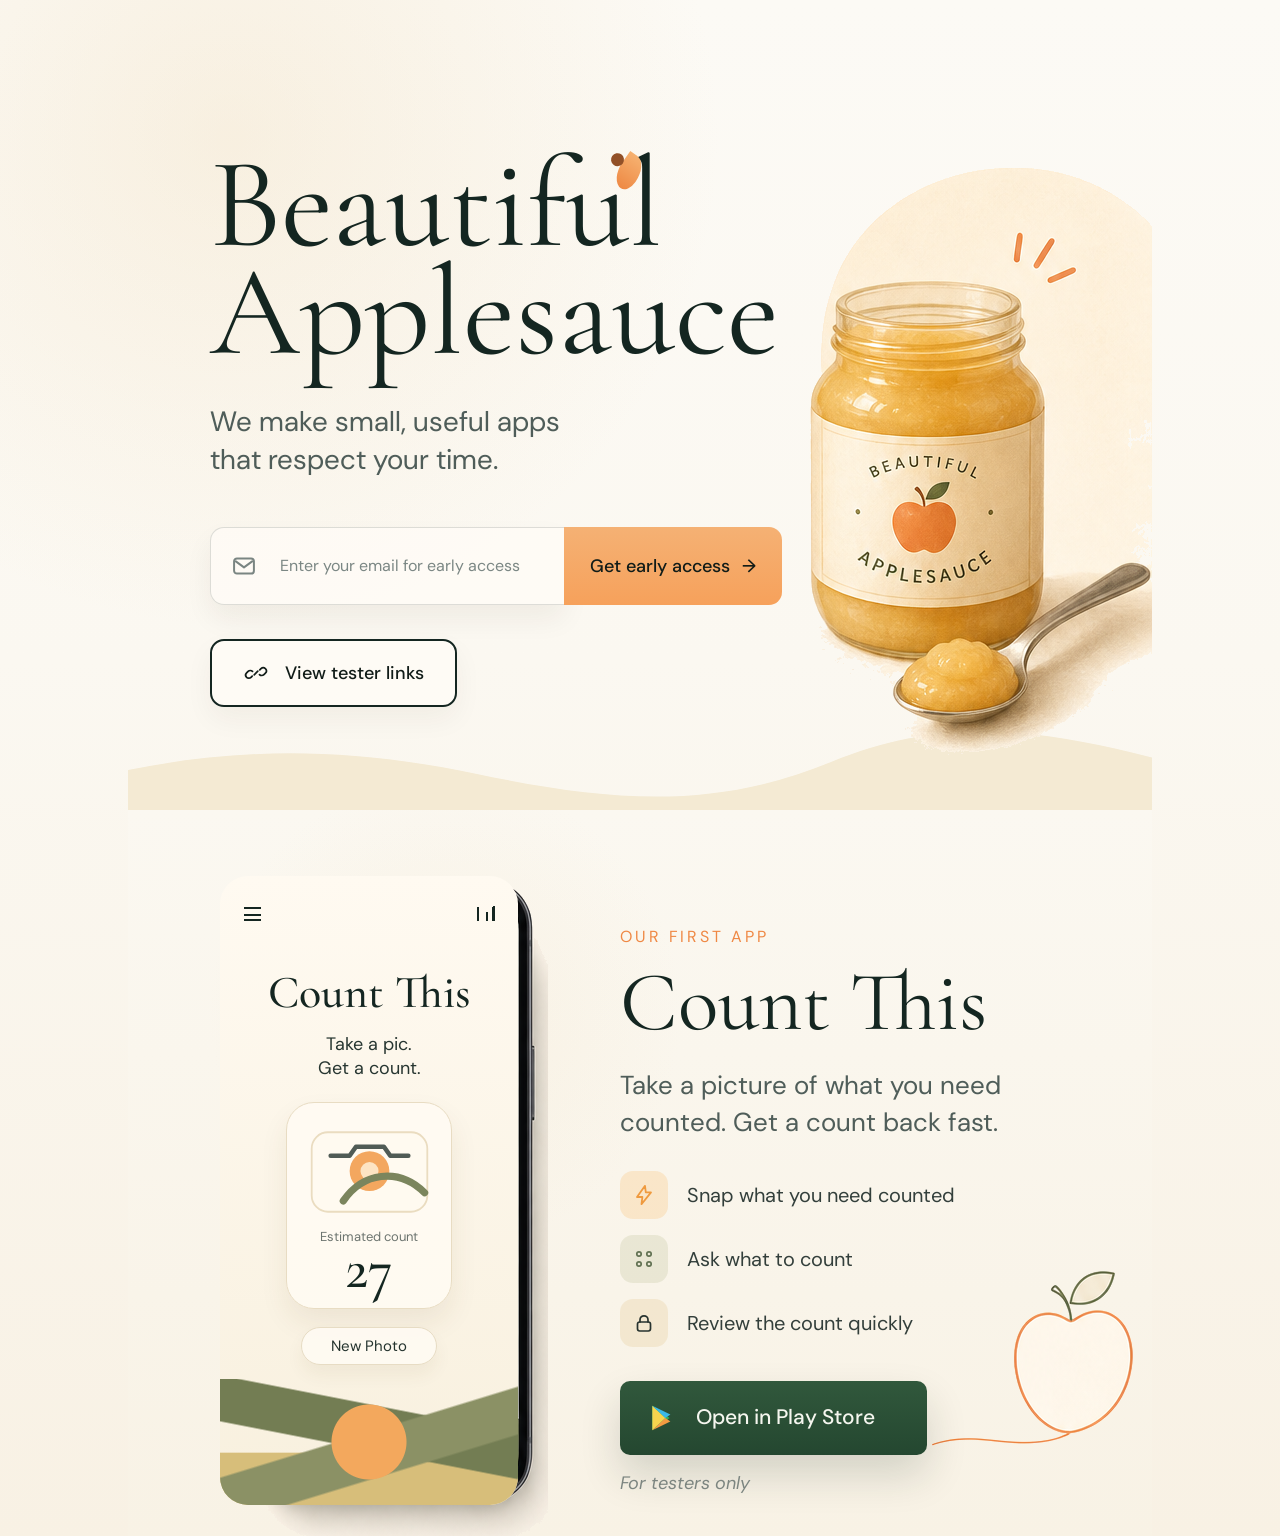
<file: index.html>
<!doctype html>
<html lang="en">
  <head>
    <meta charset="UTF-8" />
    <meta name="viewport" content="width=device-width, initial-scale=1.0" />
    <meta
      name="description"
      content="Beautiful Applesauce makes small, useful apps that respect your time. Count This is the first alpha app."
    />
    <meta name="theme-color" content="#fbf8f1" />
    <title>Beautiful Applesauce</title>
    <link rel="preconnect" href="https://fonts.googleapis.com" />
    <link rel="preconnect" href="https://fonts.gstatic.com" crossorigin />
    <link
      href="https://fonts.googleapis.com/css2?family=Cormorant+Garamond:wght@400;500;600&family=DM+Sans:wght@400;500;700&display=swap"
      rel="stylesheet"
    />
    <link rel="stylesheet" href="assets/styles.css" />
  </head>
  <body class="home-page">
    <main class="landing">
      <section class="mock-hero" aria-label="Beautiful Applesauce">
        <div class="hero-copy">
          <div class="title-wrap">
            <h1 class="hero-title">
              <span>Beautiful</span>
              <span>Applesauce</span>
            </h1>
            <span class="title-mark" aria-hidden="true"></span>
          </div>

          <p class="hero-lede">We make small, useful apps that respect your time.</p>

          <form class="early-access" id="signup-form">
            <label class="signup-field" for="signup-email">
              <svg class="field-icon" viewBox="0 0 24 24" aria-hidden="true">
                <rect x="3.5" y="5.5" width="17" height="13" rx="2.5" fill="none" stroke="currentColor" stroke-width="1.7" />
                <path d="M5 8 12 13.2 19 8" fill="none" stroke="currentColor" stroke-width="1.7" stroke-linecap="round" stroke-linejoin="round" />
              </svg>
              <input
                id="signup-email"
                name="email"
                type="email"
                placeholder="Enter your email for early access"
                autocomplete="email"
              />
            </label>
            <button type="submit" class="primary-button">
              <span>Get early access</span>
              <span aria-hidden="true">&rarr;</span>
            </button>
          </form>

          <a class="ghost-button" href="/links">
            <svg class="ghost-icon" viewBox="0 0 24 24" aria-hidden="true">
              <path
                d="M10.2 13.8 13.8 10.2m-5.6 4.9-1.2 1.2a3.1 3.1 0 0 1-4.4-4.4l1.5-1.5a3.1 3.1 0 0 1 4.4 0m7.3-1.5 1.2-1.2a3.1 3.1 0 0 1 4.4 4.4l-1.5 1.5a3.1 3.1 0 0 1-4.4 0"
                fill="none"
                stroke="currentColor"
                stroke-width="1.7"
                stroke-linecap="round"
                stroke-linejoin="round"
              />
            </svg>
            <span>View tester links</span>
          </a>
        </div>

        <img class="jar-art" src="assets/jar-hero.png" alt="" aria-hidden="true" />
        <div class="cream-wave" aria-hidden="true"></div>
      </section>

      <section class="mock-feature" aria-label="Count This">
        <div class="phone-composite" aria-label="Count This app screen showing a photo-based count">
          <img class="phone-art" src="assets/phone-count-this.png" alt="" aria-hidden="true" />
          <div class="phone-overlay">
            <div class="phone-top">
              <span class="menu-lines" aria-hidden="true"></span>
              <span class="chart-lines" aria-hidden="true"></span>
            </div>
            <h3>Count This</h3>
            <p>Take a pic.<br />Get a count.</p>
            <div class="camera-card" aria-hidden="true">
              <svg viewBox="0 0 154 124">
                <rect x="13" y="18" width="128" height="88" rx="18" fill="#fffaf0" stroke="#eadcc0" stroke-width="2" />
                <circle cx="77" cy="61" r="22" fill="#f3a75f" />
                <circle cx="77" cy="61" r="10" fill="#fff4dc" opacity="0.8" />
                <path d="M48 94c11-16 25-25 42-27 18-2 34 4 48 18" fill="none" stroke="#7b855d" stroke-width="8" stroke-linecap="round" />
                <path d="M34 44h21l7-10h31l7 10h20" fill="none" stroke="#25342f" stroke-width="5" stroke-linecap="round" stroke-linejoin="round" opacity="0.8" />
              </svg>
              <span>Estimated count</span>
              <strong>27</strong>
            </div>
            <button class="new-count-button" type="button">New Photo</button>
            <div class="phone-hills" aria-hidden="true"></div>
          </div>
        </div>

        <div class="feature-copy">
          <p class="feature-kicker">OUR FIRST APP</p>
          <h2>Count This</h2>
          <p class="feature-lede">Take a picture of what you need counted. Get a count back fast.</p>

          <ul class="feature-list">
            <li>
              <span class="feature-icon icon-fast" aria-hidden="true">
                <svg viewBox="0 0 24 24">
                  <path d="M13 2.8 5 14h5.4l-.9 7.2L19 9.4h-5.2L13 2.8Z" fill="none" stroke="currentColor" stroke-width="1.8" stroke-linejoin="round" />
                </svg>
              </span>
              <span>Snap what you need counted</span>
            </li>
            <li>
              <span class="feature-icon icon-grid" aria-hidden="true">
                <svg viewBox="0 0 24 24">
                  <circle cx="7" cy="7" r="2.2" fill="none" stroke="currentColor" stroke-width="1.7" />
                  <circle cx="17" cy="7" r="2.2" fill="none" stroke="currentColor" stroke-width="1.7" />
                  <circle cx="7" cy="17" r="2.2" fill="none" stroke="currentColor" stroke-width="1.7" />
                  <circle cx="17" cy="17" r="2.2" fill="none" stroke="currentColor" stroke-width="1.7" />
                </svg>
              </span>
              <span>Ask what to count</span>
            </li>
            <li>
              <span class="feature-icon icon-lock" aria-hidden="true">
                <svg viewBox="0 0 24 24">
                  <rect x="5.5" y="11" width="13" height="9" rx="2.2" fill="none" stroke="currentColor" stroke-width="1.7" />
                  <path d="M8 11V8.8a4 4 0 0 1 8 0V11" fill="none" stroke="currentColor" stroke-width="1.7" stroke-linecap="round" />
                </svg>
              </span>
              <span>Review the count quickly</span>
            </li>
          </ul>

          <a
            class="play-button"
            href="https://play.google.com/apps/internaltest/4701193251673856448"
            target="_blank"
            rel="noreferrer"
          >
            <svg class="play-icon" viewBox="0 0 32 32" aria-hidden="true">
              <path d="M5 4.5v23l16.3-11.5L5 4.5Z" fill="#31b25b" />
              <path d="M5 4.5 17.3 16 5 27.5Z" fill="#f6d34e" />
              <path d="M17.3 16 22 12.7 5 4.5Z" fill="#3ab8e8" />
              <path d="M17.3 16 22 19.3 5 27.5Z" fill="#f39b42" />
            </svg>
            <span>Open in Play Store</span>
          </a>

          <p class="tester-note">For testers only</p>
        </div>

        <img class="apple-line" src="assets/apple-line.png" alt="" aria-hidden="true" />
      </section>
    </main>
    <script src="assets/site.js"></script>
  </body>
</html>
</file>
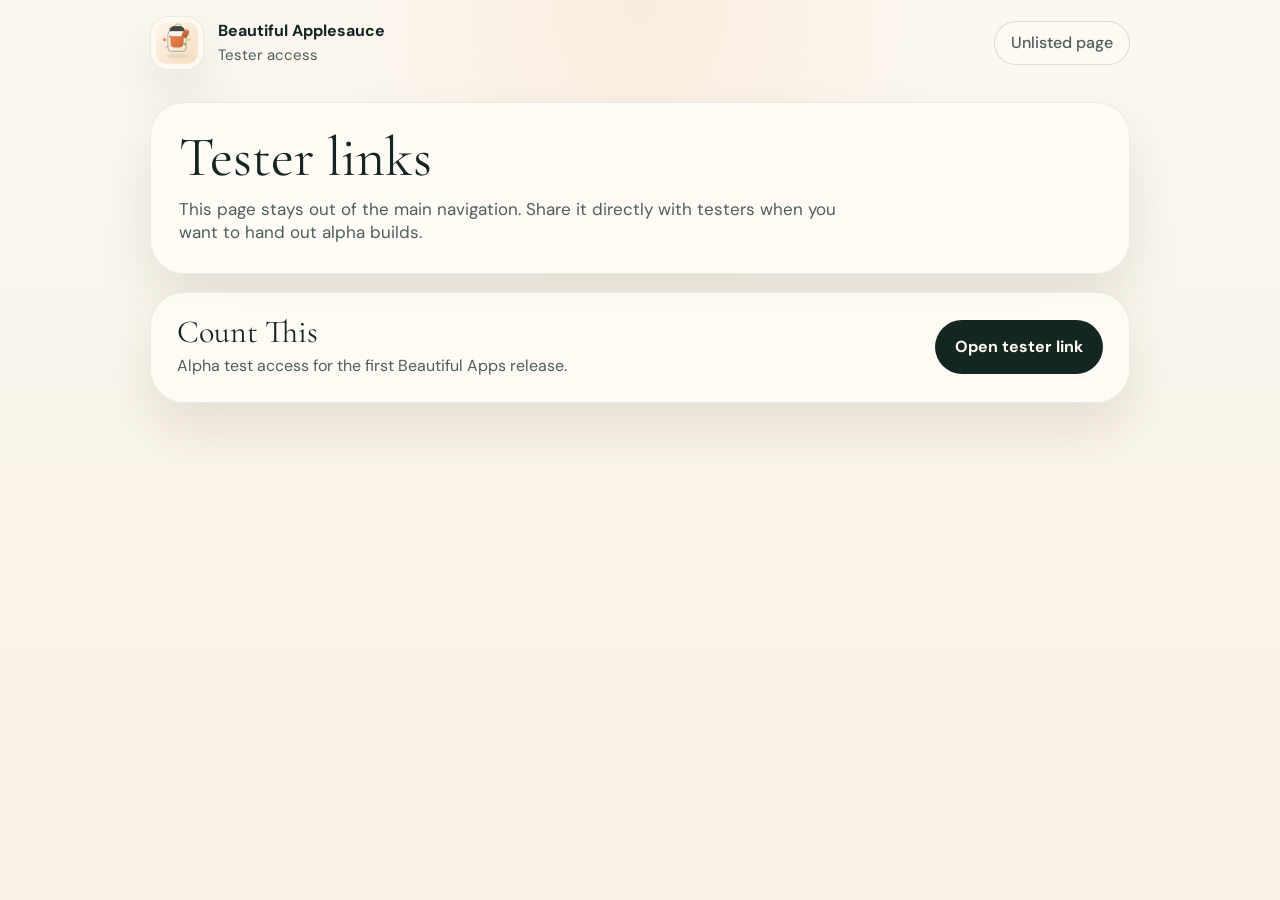
<file: links/index.html>
<!doctype html>
<html lang="en">
  <head>
    <meta charset="UTF-8" />
    <meta name="viewport" content="width=device-width, initial-scale=1.0" />
    <meta name="robots" content="noindex, nofollow" />
    <meta name="description" content="Tester links for Beautiful Apps alpha builds." />
    <title>Beautiful Applesauce Links</title>
    <link rel="preconnect" href="https://fonts.googleapis.com" />
    <link rel="preconnect" href="https://fonts.gstatic.com" crossorigin />
    <link
      href="https://fonts.googleapis.com/css2?family=Cormorant+Garamond:wght@400;500;600;700&family=DM+Sans:wght@400;500;700&display=swap"
      rel="stylesheet"
    />
    <link rel="stylesheet" href="../assets/styles.css" />
  </head>
  <body class="links-page">
    <div class="page-shell links-shell">
      <header class="site-header compact">
        <a class="brand" href="/">
          <span class="brand-mark" aria-hidden="true">
            <img src="../assets/hero-mark.svg" alt="" />
          </span>
          <span class="brand-copy">
            <span class="brand-name">Beautiful Applesauce</span>
            <span class="brand-subtitle">Tester access</span>
          </span>
        </a>
        <span class="header-link muted">Unlisted page</span>
      </header>

      <main class="links-main">
        <section class="links-intro">
          <h1>Tester links</h1>
          <p>
            This page stays out of the main navigation. Share it directly with testers when you want to hand out alpha builds.
          </p>
        </section>

        <section class="link-list">
          <article class="link-card">
            <div>
              <h2>Count This</h2>
              <p>Alpha test access for the first Beautiful Apps release.</p>
            </div>
            <a
              class="link-button"
              href="https://play.google.com/apps/internaltest/4701193251673856448"
              target="_blank"
              rel="noreferrer"
            >
              Open tester link
            </a>
          </article>
        </section>
      </main>
    </div>
  </body>
</html>
</file>
<file: assets/styles.css>
:root {
  --page: #fbf8f1;
  --cream: #f4ead3;
  --ink: #142621;
  --muted: #4f5d59;
  --soft-text: #717d79;
  --line: rgba(20, 38, 33, 0.15);
  --surface: rgba(255, 252, 246, 0.86);
  --orange: #f5a667;
  --orange-strong: #ef8844;
  --green: #294b35;
  --shadow: 0 26px 52px rgba(58, 42, 16, 0.11);
}

* {
  box-sizing: border-box;
}

html {
  scroll-behavior: smooth;
}

body {
  margin: 0;
  min-height: 100vh;
  color: var(--ink);
  background:
    radial-gradient(circle at 18% 9%, rgba(239, 218, 181, 0.32), transparent 28%),
    linear-gradient(180deg, #fcfaf5 0%, var(--page) 43%, #f8f1e4 100%);
  font-family: "DM Sans", system-ui, sans-serif;
  line-height: 1.4;
  overflow-x: hidden;
}

a {
  color: inherit;
  text-decoration: none;
}

button,
input {
  font: inherit;
}

button {
  cursor: pointer;
}

.landing {
  width: min(100vw, 1024px);
  margin: 0 auto;
  background: transparent;
}

.mock-hero {
  position: relative;
  height: 810px;
  overflow: hidden;
}

.hero-copy {
  position: absolute;
  z-index: 2;
  top: 151px;
  left: 82px;
  width: 600px;
}

.title-wrap {
  position: relative;
  display: inline-block;
}

.hero-title {
  margin: 0;
  color: var(--ink);
  font-family: "Cormorant Garamond", Georgia, serif;
  font-size: 128px;
  font-weight: 400;
  line-height: 0.84;
  letter-spacing: 0;
}

.hero-title span {
  display: block;
}

.title-mark {
  position: absolute;
  top: 3px;
  right: 139px;
  width: 22px;
  height: 36px;
  border-radius: 0 100% 60% 100%;
  background: linear-gradient(180deg, #f6b170 0%, #ee8944 100%);
  transform: rotate(35deg);
}

.title-mark::before {
  content: "";
  position: absolute;
  top: 8px;
  left: -12px;
  width: 13px;
  height: 13px;
  border-radius: 50%;
  background: #925027;
}

.hero-lede {
  width: 360px;
  margin: 37px 0 0;
  color: var(--muted);
  font-size: 28px;
  line-height: 1.36;
}

.early-access {
  display: grid;
  grid-template-columns: 354px 218px;
  width: 572px;
  height: 78px;
  margin-top: 48px;
}

.signup-field {
  display: grid;
  grid-template-columns: 32px 1fr;
  align-items: center;
  gap: 16px;
  min-width: 0;
  padding: 0 19px;
  border: 1px solid rgba(20, 38, 33, 0.14);
  border-right: 0;
  border-radius: 14px 0 0 14px;
  background: rgba(255, 252, 247, 0.78);
  box-shadow: 0 14px 28px rgba(50, 36, 14, 0.06);
}

.field-icon {
  width: 28px;
  height: 28px;
  color: #7a8582;
}

.signup-field input {
  width: 100%;
  min-width: 0;
  border: 0;
  outline: 0;
  background: transparent;
  color: var(--ink);
  font-size: 16px;
}

.signup-field input::placeholder {
  color: #7b8784;
  opacity: 1;
}

.primary-button {
  display: inline-flex;
  align-items: center;
  justify-content: center;
  gap: 12px;
  border: 0;
  border-radius: 0 13px 13px 0;
  background: linear-gradient(180deg, #f5b174 0%, #f6a15b 100%);
  color: #111c18;
  font-size: 18px;
  font-weight: 500;
}

.ghost-button {
  display: inline-flex;
  align-items: center;
  justify-content: center;
  gap: 17px;
  width: 247px;
  height: 68px;
  margin-top: 34px;
  border: 2px solid #142621;
  border-radius: 14px;
  background: rgba(255, 252, 247, 0.72);
  box-shadow: 0 12px 28px rgba(50, 36, 14, 0.05);
  color: #111c18;
  font-size: 18px;
  font-weight: 500;
}

.ghost-icon {
  width: 24px;
  height: 24px;
}

.jar-art {
  position: absolute;
  z-index: 1;
  top: 118px;
  right: 0;
  width: 349px;
  height: 640px;
  object-fit: contain;
  object-position: right top;
}

.cream-wave {
  position: absolute;
  left: 50%;
  bottom: -1px;
  width: 1200px;
  height: 92px;
  transform: translateX(-50%);
  background: var(--cream);
  clip-path: path("M 0 73 C 150 29 280 22 437 55 C 575 84 676 90 791 43 C 928 -13 1035 17 1200 62 L 1200 92 L 0 92 Z");
}

.mock-feature {
  position: relative;
  display: block;
  height: 726px;
  background:
    radial-gradient(circle at 31% 28%, rgba(239, 218, 181, 0.18), transparent 27%),
    linear-gradient(180deg, #fbf8f1 0%, #f8f2e5 100%);
  overflow: hidden;
}

.phone-composite {
  position: absolute;
  top: 23px;
  left: 62px;
  width: 358px;
  height: 720px;
}

.phone-art {
  position: absolute;
  inset: 0;
  width: 100%;
  height: 100%;
  object-fit: contain;
  object-position: top center;
}

.phone-overlay {
  position: absolute;
  top: 43px;
  left: 30px;
  width: 298px;
  height: 629px;
  padding: 27px 24px 0;
  border-radius: 28px;
  background: linear-gradient(180deg, #fffaf1 0%, #f8f0de 100%);
  overflow: hidden;
}

.phone-top {
  display: flex;
  align-items: center;
  justify-content: space-between;
  height: 22px;
  color: var(--ink);
}

.menu-lines,
.chart-lines {
  display: inline-block;
  position: relative;
  width: 17px;
  height: 14px;
}

.menu-lines,
.menu-lines::before,
.menu-lines::after {
  border-top: 2px solid currentColor;
}

.menu-lines::before,
.menu-lines::after,
.chart-lines::before,
.chart-lines::after {
  content: "";
  position: absolute;
  left: 0;
  width: 17px;
}

.menu-lines::before {
  top: 5px;
}

.menu-lines::after {
  top: 10px;
}

.chart-lines {
  border-left: 2px solid currentColor;
  border-right: 2px solid currentColor;
}

.chart-lines::before {
  bottom: 0;
  width: 2px;
  height: 9px;
  background: currentColor;
  left: 7px;
}

.chart-lines::after {
  bottom: 0;
  width: 2px;
  height: 15px;
  background: currentColor;
  left: 14px;
}

.phone-overlay h3 {
  margin: 44px 0 0;
  color: var(--ink);
  font-family: "Cormorant Garamond", Georgia, serif;
  font-size: 46px;
  font-weight: 500;
  line-height: 1;
  letter-spacing: 0;
  text-align: center;
}

.phone-overlay p {
  margin: 18px 0 0;
  color: #273631;
  font-size: 18px;
  line-height: 1.32;
  text-align: center;
}

.camera-card {
  display: grid;
  justify-items: center;
  width: 166px;
  min-height: 178px;
  margin: 21px auto 0;
  padding: 13px 6px 16px;
  border: 1px solid #e8dcc3;
  border-radius: 28px;
  background: rgba(255, 251, 243, 0.9);
  box-shadow: 0 14px 28px rgba(92, 68, 22, 0.08);
}

.camera-card svg {
  width: 145px;
  height: 112px;
}

.camera-card span {
  margin-top: 0;
  color: #6c746f;
  font-size: 13px;
}

.camera-card strong {
  margin-top: 0;
  color: var(--ink);
  font-family: "Cormorant Garamond", Georgia, serif;
  font-size: 58px;
  font-weight: 500;
  line-height: 0.8;
}

.new-count-button {
  display: block;
  height: 38px;
  margin: 18px auto 0;
  padding: 0 29px;
  border: 1px solid #e7dcc4;
  border-radius: 999px;
  background: rgba(255, 251, 243, 0.9);
  color: #24332e;
  box-shadow: 0 10px 18px rgba(92, 68, 22, 0.06);
  font-size: 15px;
}

.phone-hills {
  position: absolute;
  left: 0;
  right: 0;
  bottom: 0;
  height: 126px;
  background:
    radial-gradient(circle at 50% 50%, #f3a85d 0 37px, transparent 38px),
    linear-gradient(163deg, transparent 0 45%, #8b9165 46% 67%, transparent 68%),
    linear-gradient(11deg, transparent 0 45%, #737d53 46% 70%, transparent 71%),
    linear-gradient(180deg, transparent 0 58%, #d7be7a 59% 100%);
}

.feature-copy {
  position: absolute;
  top: 116px;
  left: 492px;
  width: 420px;
  z-index: 2;
}

.feature-kicker {
  margin: 0 0 15px;
  color: var(--orange-strong);
  font-size: 16px;
  letter-spacing: 0.18em;
}

.feature-copy h2,
.links-intro h1,
.link-card h2 {
  margin: 0;
  color: var(--ink);
  font-family: "Cormorant Garamond", Georgia, serif;
  font-weight: 400;
  line-height: 0.94;
  letter-spacing: 0;
}

.feature-copy h2 {
  font-size: 84px;
}

.feature-lede {
  width: 385px;
  margin: 25px 0 0;
  color: var(--muted);
  font-size: 26px;
  line-height: 1.42;
}

.feature-list {
  display: grid;
  gap: 16px;
  margin: 30px 0 0;
  padding: 0;
  list-style: none;
}

.feature-list li {
  display: flex;
  align-items: center;
  gap: 19px;
  color: #333f3b;
  font-size: 20px;
}

.feature-icon {
  display: grid;
  place-items: center;
  width: 48px;
  height: 48px;
  border-radius: 13px;
  flex: 0 0 auto;
}

.feature-icon svg {
  width: 24px;
  height: 24px;
}

.icon-fast {
  background: rgba(247, 190, 112, 0.28);
  color: #ef9a3f;
}

.icon-grid {
  background: rgba(191, 195, 156, 0.28);
  color: #627253;
}

.icon-lock {
  background: rgba(238, 219, 183, 0.5);
  color: #27332f;
}

.play-button {
  display: inline-flex;
  align-items: center;
  gap: 15px;
  width: 307px;
  height: 74px;
  margin-top: 34px;
  padding: 0 27px;
  border-radius: 10px;
  background: linear-gradient(180deg, #31583c 0%, #244730 100%);
  color: #f5f6ef;
  box-shadow: 0 20px 40px rgba(24, 46, 30, 0.16);
  font-size: 21px;
  font-weight: 500;
}

.play-icon {
  width: 34px;
  height: 34px;
  flex: 0 0 auto;
}

.tester-note {
  margin: 16px 0 0;
  color: #7c8580;
  font-size: 18px;
  font-style: italic;
}

.apple-line {
  position: absolute;
  right: 18px;
  bottom: 41px;
  width: 223px;
  height: 266px;
  object-fit: contain;
  object-position: right bottom;
}

/* Links page */
body.links-page {
  background:
    radial-gradient(circle at 50% 0%, rgba(241, 164, 99, 0.14), transparent 28%),
    linear-gradient(180deg, #fcf8f1 0%, #f8f1e4 100%);
}

.links-shell {
  width: min(980px, calc(100vw - 64px));
  margin: 0 auto;
  padding: 16px 0 24px;
}

.links-main {
  display: grid;
  gap: 18px;
  padding: 10px 0 24px;
}

.site-header {
  display: flex;
  align-items: center;
  justify-content: space-between;
  gap: 16px;
  padding: 0 0 22px;
}

.brand {
  display: inline-flex;
  align-items: center;
  gap: 14px;
}

.brand-mark {
  display: grid;
  place-items: center;
  width: 54px;
  height: 54px;
  border: 1px solid rgba(20, 38, 33, 0.08);
  border-radius: 18px;
  background: rgba(255, 250, 242, 0.84);
  box-shadow: var(--shadow);
  overflow: hidden;
}

.brand-mark img {
  display: block;
  width: 100%;
  height: 100%;
  object-fit: cover;
}

.brand-copy {
  display: grid;
  gap: 2px;
}

.brand-name {
  color: var(--ink);
  font-size: 16px;
  font-weight: 700;
}

.brand-subtitle,
.header-link,
.links-intro p,
.link-card p {
  color: var(--muted);
}

.brand-subtitle {
  font-size: 15px;
}

.header-link {
  display: inline-flex;
  align-items: center;
  min-height: 44px;
  padding: 0 16px;
  border: 1px solid var(--line);
  border-radius: 999px;
  background: rgba(255, 251, 244, 0.72);
  font-weight: 700;
}

.header-link.muted {
  font-weight: 500;
}

.links-intro,
.link-card {
  border: 1px solid rgba(20, 38, 33, 0.08);
  border-radius: 34px;
  background: var(--surface);
  box-shadow: var(--shadow);
  backdrop-filter: blur(18px);
}

.links-intro {
  padding: 28px;
}

.links-intro h1 {
  font-size: 56px;
}

.links-intro p {
  max-width: 42rem;
  margin: 14px 0 0;
  font-size: 17px;
}

.link-list {
  display: grid;
  gap: 16px;
}

.link-card {
  display: flex;
  align-items: center;
  justify-content: space-between;
  gap: 20px;
  padding: 24px 26px;
}

.link-card h2 {
  font-size: 32px;
}

.link-card p {
  margin: 8px 0 0;
}

.link-button {
  display: inline-flex;
  align-items: center;
  justify-content: center;
  min-height: 54px;
  padding: 0 20px;
  border: 0;
  border-radius: 999px;
  background: var(--ink);
  color: #fffaf0;
  font-weight: 700;
  white-space: nowrap;
}

@media (max-width: 760px) {
  .landing {
    width: 100%;
  }

  .mock-hero {
    display: grid;
    height: auto;
    min-height: 0;
    padding: 64px 0 64px;
    overflow: hidden;
  }

  .hero-copy {
    position: relative;
    top: auto;
    left: auto;
    width: calc(100vw - 64px);
    padding: 0 16px;
    margin: 0 32px;
    order: 1;
  }

  .hero-title {
    font-size: 66px;
    line-height: 0.86;
  }

  .title-mark {
    top: 3px;
    right: 101px;
    width: 17px;
    height: 28px;
  }

  .title-mark::before {
    left: -9px;
    top: 6px;
    width: 10px;
    height: 10px;
  }

  .hero-lede {
    width: 320px;
    margin-top: 26px;
    font-size: 22px;
  }

  .early-access {
    grid-template-columns: 1fr;
    gap: 12px;
    width: calc(100% - 16px);
    height: auto;
    margin-top: 42px;
  }

  .signup-field,
  .primary-button {
    height: 72px;
    border-radius: 14px;
  }

  .signup-field {
    border-right: 1px solid rgba(20, 38, 33, 0.14);
  }

  .primary-button {
    width: 100%;
  }

  .ghost-button {
    width: calc(100% - 16px);
  }

  .jar-art {
    position: relative;
    top: auto;
    right: auto;
    width: 349px;
    height: 640px;
    margin: 42px -38px 0 auto;
    order: 2;
  }

  .cream-wave {
    height: 76px;
  }

  .mock-feature {
    height: auto;
    padding: 64px 0 82px;
  }

  .phone-composite {
    position: relative;
    top: auto;
    left: auto;
    display: block;
    width: min(358px, calc(100vw - 34px));
    height: min(720px, calc((100vw - 34px) * 2.01));
    margin: 0 auto 42px;
  }

  .feature-copy {
    position: relative;
    top: auto;
    left: auto;
    width: calc(100vw - 64px);
    padding: 0 16px;
    margin: 0 32px;
  }

  .feature-copy h2 {
    font-size: 64px;
  }

  .feature-lede {
    width: 330px;
    font-size: 22px;
  }

  .feature-list li {
    font-size: 18px;
  }

  .apple-line {
    position: relative;
    right: auto;
    bottom: auto;
    display: block;
    width: 210px;
    height: auto;
    margin: 32px 14px 0 auto;
  }

  .links-shell {
    width: min(100%, calc(100vw - 28px));
  }

  .site-header,
  .link-card {
    flex-direction: column;
    align-items: flex-start;
  }

  .link-button {
    width: 100%;
  }
}
</file>
